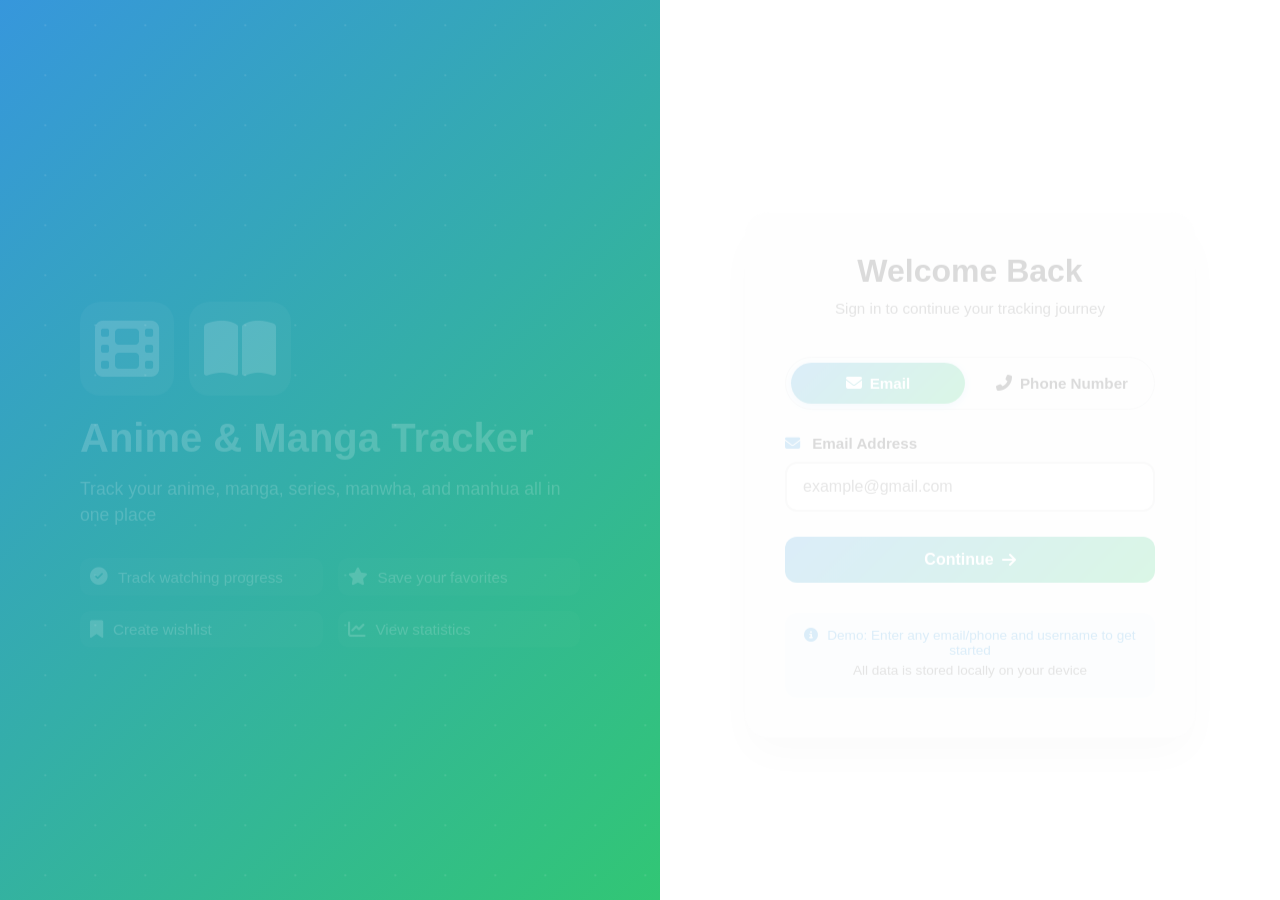
<file: index.html>
<!DOCTYPE html>
<html lang="en">
<head>
    <meta charset="UTF-8">
    <meta name="viewport" content="width=device-width, initial-scale=1.0, maximum-scale=1.0, user-scalable=no">
    <title>Anime & Manga Tracker</title>
    <link rel="stylesheet" href="theme.css">
    <link rel="stylesheet" href="index.css">
    <link rel="stylesheet" href="https://cdnjs.cloudflare.com/ajax/libs/font-awesome/6.4.0/css/all.min.css">
</head>
<body>
    <!-- Overlay for side panels -->
    <div class="overlay" id="overlay"></div>

    <!-- Hamburger Menu Panel -->
    <div class="side-panel menu-panel" id="menuPanel">
        <div class="panel-header">
            <h2>Navigation</h2>
            <button class="close-panel" id="closeMenu">
                <i class="fas fa-times"></i>
            </button>
        </div>
        <div class="panel-content">
            <a href="index.html" class="nav-item active">
                <i class="fas fa-home"></i> Dashboard
            </a>
            <a href="add.html" class="nav-item">
                <i class="fas fa-plus-circle"></i> Add Item
            </a>
            <a href="remove.html" class="nav-item">
                <i class="fas fa-trash"></i> Remove Items
            </a>
            <a href="favorites.html" class="nav-item">
                <i class="fas fa-star"></i> Favorites
            </a>
            <a href="wishlist.html" class="nav-item">
                <i class="fas fa-bookmark"></i> Wishlist
            </a>
            <a href="profile.html" class="nav-item">
                <i class="fas fa-user"></i> Profile
            </a>
            <a href="streak.html" class="nav-item active">
                <i class="fas fa-fire"></i> Habit Streak
            </a>
        </div>
    </div>

    <!-- Settings Panel -->
    <div class="side-panel settings-panel" id="settingsPanel">
        <div class="panel-header">
            <h2>Settings</h2>
            <button class="close-panel" id="closeSettings">
                <i class="fas fa-times"></i>
            </button>
        </div>
        <div class="panel-content">
            <div class="setting-group">
    <h3><i class="fas fa-palette"></i> Theme</h3>
    <select id="themeSelector" class="setting-select">
        <option value="system">System Default (Theme0)</option>
        <option value="light">Light Mode (Theme2)</option>
        <option value="dark">Dark Mode (Theme1)</option>
    </select>
    <div class="theme-preview" style="margin-top: 10px; display: flex; gap: 10px;">
        <div style="width: 30px; height: 30px; background: #ffffff; border: 1px solid #ddd; border-radius: 8px;" title="Light"></div>
        <div style="width: 30px; height: 30px; background: #1a1a1a; border: 1px solid #ddd; border-radius: 8px;" title="Dark"></div>
        <div style="width: 30px; height: 30px; background: linear-gradient(135deg, #fff 50%, #1a1a1a 50%); border: 1px solid #ddd; border-radius: 8px;" title="System"></div>
    </div>
</div>
            
            <div class="setting-group">
                <h3><i class="fas fa-database"></i> Data Management</h3>
                <div class="setting-buttons">
                    <button id="exportData" class="btn btn-secondary">
                        <i class="fas fa-download"></i> Export JSON
                    </button>
                    <button id="importData" class="btn btn-secondary">
                        <i class="fas fa-upload"></i> Import JSON
                    </button>
                </div>
            </div>
            
            <div class="setting-group">
                <h3><i class="fas fa-bell"></i> Notifications</h3>
                <label class="switch">
                    <input type="checkbox" id="notificationsToggle" checked>
                    <span class="slider"></span>
                </label>
            </div>
            
            <div class="setting-group">
                <button id="resetSettings" class="btn btn-danger">
                    <i class="fas fa-redo"></i> Reset to Defaults
                </button>
            </div>
        </div>
    </div>

    <!-- Main Container -->
    <div class="main-container">
        <!-- Top Navigation Bar -->
        <nav class="top-nav">
            <div class="nav-left">
                <button class="menu-toggle" id="menuToggle">
                    <i class="fas fa-bars"></i>
                </button>
            </div>
            <div class="nav-right">
                <button class="settings-toggle" id="settingsToggle">
                    <i class="fas fa-cog"></i>
                </button>
            </div>
        </nav>

        <!-- Main Content -->
        <main class="main-content">
            <!-- Greeting Section -->
            <section class="greeting-section">
                <div class="greeting-left">
                    <div class="profile-avatar">
                        <img id="avatarImage" src="" alt="Profile">
                    </div>
                    <div class="greeting-text">
                        <h2 id="greetingTime">Good Morning,</h2>
                        <h1 id="userName">User</h1>
                        <div class="date-time">
                            <div id="currentDate"></div>
                            <div id="currentTime"></div>
                        </div>
                    </div>
                </div>
                <div class="greeting-stats">
                    <div class="stat-bubble">
                        <i class="fas fa-play-circle"></i>
                        <span id="watchingCount">0</span>
                        <small>Watching</small>
                    </div>
                    <div class="stat-bubble">
                        <i class="fas fa-check-circle"></i>
                        <span id="completedCount">0</span>
                        <small>Completed</small>
                    </div>
                    <div class="stat-bubble">
                        <i class="fas fa-star"></i>
                        <span id="favoritesCount">0</span>
                        <small>Favorites</small>
                    </div>
                </div>
            </section>

            <!-- Quick Actions - Horizontal Scroll -->
            <section class="quick-actions">
                <h2 class="section-title">
                    <i class="fas fa-bolt"></i> Quick Actions
                </h2>
                <div class="action-grid">
                    <a href="add.html" class="action-card add">
                        <i class="fas fa-plus-circle"></i>
                        <h3>Add Item</h3>
                        <p>Add new anime, manga, or series</p>
                    </a>
                    <a href="remove.html" class="action-card remove">
                        <i class="fas fa-trash"></i>
                        <h3>Remove Items</h3>
                        <p>Delete or edit existing items</p>
                    </a>
                    <a href="favorites.html" class="action-card favorites">
                        <i class="fas fa-star"></i>
                        <h3>Favorites</h3>
                        <p>View your favorite items</p>
                    </a>
                    <a href="wishlist.html" class="action-card wishlist">
                        <i class="fas fa-bookmark"></i>
                        <h3>Wishlist</h3>
                        <p>Items you plan to watch/read</p>
                    </a>
                </div>
            </section>

            <!-- Replace the existing filter section and sort dropdown with this updated version -->

<!-- Search and Filter Section -->
<section class="filter-section">
    <div class="search-wrapper">
        <i class="fas fa-search"></i>
        <input type="text" id="mainSearch" placeholder="Search by title...">
    </div>
    <!-- Add this inside the filter-section, after the search wrapper -->
<div class="filter-actions">
    <button class="clear-filters-btn" id="clearFiltersBtn">
        <i class="fas fa-eraser"></i> Clear All Filters
    </button>
</div>
    
    <!-- Category Filter - Capsule Style -->
    <div class="filter-group">
        <div class="filter-label">
            <i class="fas fa-tags"></i> Category
        </div>
        <div class="capsule-container" id="categoryCapsules">
            <button class="capsule active" data-category="all">All</button>
            <button class="capsule" data-category="anime">Anime</button>
            <button class="capsule" data-category="series">Series</button>
            <button class="capsule" data-category="manga">Manga</button>
            <button class="capsule" data-category="manwha">Manwha</button>
            <button class="capsule" data-category="manhua">Manhua</button>
        </div>
    </div>
    
    <!-- Status Filter - Capsule Style -->
    <div class="filter-group">
        <div class="filter-label">
            <i class="fas fa-chart-line"></i> Status
        </div>
        <div class="capsule-container" id="statusCapsules">
            <button class="capsule active" data-status="all">All</button>
            <button class="capsule" data-status="watching">Watching/Reading</button>
            <button class="capsule" data-status="completed">Completed</button>
            <button class="capsule" data-status="plan-to-watch">Wishlist</button>
            <button class="capsule" data-status="on-hold">On Hold</button>
            <button class="capsule" data-status="dropped">Dropped</button>
        </div>
    </div>
    
    <!-- Sort Options - Capsule Style -->
    <div class="filter-group">
        <div class="filter-label">
            <i class="fas fa-sort"></i> Sort By
        </div>
        <div class="capsule-container" id="sortCapsules">
            <button class="capsule active" data-sort="date">Recently Added</button>
            <button class="capsule" data-sort="name">Alphabetical</button>
            <button class="capsule" data-sort="status">Status</button>
            <button class="capsule" data-sort="type">Category</button>
        </div>
    </div>
    <!-- Add this inside the filter-section, after the search wrapper -->
<div class="filter-actions">
    <button class="clear-filters-btn" id="clearFiltersBtn">
        <i class="fas fa-eraser"></i> Clear All Filters
    </button>
</div>
</section>

<!-- Remove the old categories section since we have category filter now -->
<!-- The categories-section div can be removed or kept as is -->

            <!-- Items Section -->
            <section class="items-section">
                <div class="section-header">
                    <h2 class="section-title">
                        <i class="fas fa-history"></i> Recent Items
                    </h2>
                    <div class="items-count">
                        <span id="itemsCount">0</span> items
                    </div>
                </div>
                
                <div class="items-grid" id="itemsContainer">
                    <!-- Items will be dynamically loaded here -->
                </div>
                
                <div class="empty-state" id="emptyState">
                    <i class="fas fa-film"></i>
                    <h3>No items yet</h3>
                    <p>Start by adding your first anime, manga, or series!</p>
                    <a href="add.html" class="btn btn-primary">
                        <i class="fas fa-plus"></i> Add First Item
                    </a>
                </div>
            </section>
        </main>
    </div>

    <!-- Edit Item Modal -->
    <div class="modal" id="editModal">
        <div class="modal-content">
            <div class="modal-header">
                <h3>Edit Item</h3>
                <button class="close-modal" id="closeEditModal">
                    <i class="fas fa-times"></i>
                </button>
            </div>
            <form id="editForm">
                <input type="hidden" id="editItemId">
                
                <div class="form-group">
                    <label for="editTitle">Title *</label>
                    <input type="text" id="editTitle" required>
                </div>
                
                <div class="form-row">
                    <div class="form-group">
                        <label for="editType">Category *</label>
                        <select id="editType" required>
                            <option value="anime">Anime</option>
                            <option value="series">Series</option>
                            <option value="manga">Manga</option>
                            <option value="manwha">Manwha</option>
                            <option value="manhua">Manhua</option>
                        </select>
                    </div>
                    
                    <div class="form-group">
                        <label for="editStatus">Status *</label>
                        <select id="editStatus" required>
                            <option value="watching">Watching/Reading</option>
                            <option value="completed">Completed</option>
                            <option value="on-hold">On Hold</option>
                            <option value="dropped">Dropped</option>
                            <option value="plan-to-watch">Plan to Watch</option>
                        </select>
                    </div>
                </div>
                
                <div class="form-group">
                    <label for="editProgress">Current Progress</label>
                    <input type="text" id="editProgress" placeholder="e.g., Chapter 45, Episode 12">
                </div>
                
                <div class="form-group">
                    <label for="editNotes">Notes</label>
                    <textarea id="editNotes" rows="3" placeholder="Add your thoughts, reviews, or notes..."></textarea>
                </div>
                
                <div class="form-actions">
                    <button type="submit" class="btn btn-primary">
                        <i class="fas fa-save"></i> Save Changes
                    </button>
                    <button type="button" class="btn btn-secondary" id="cancelEdit">
                        Cancel
                    </button>
                    <button type="button" class="btn btn-danger" id="deleteItem">
                        <i class="fas fa-trash"></i> Delete
                    </button>
                </div>
            </form>
        </div>
    </div>

    <!-- File Input for Import -->
    <input type="file" id="fileImport" accept=".json" style="display: none;">

    <script src="theme.js"></script>
    <script src="storage.js"></script>
    <script src="index.js"></script>
</body>
</html>
</file>
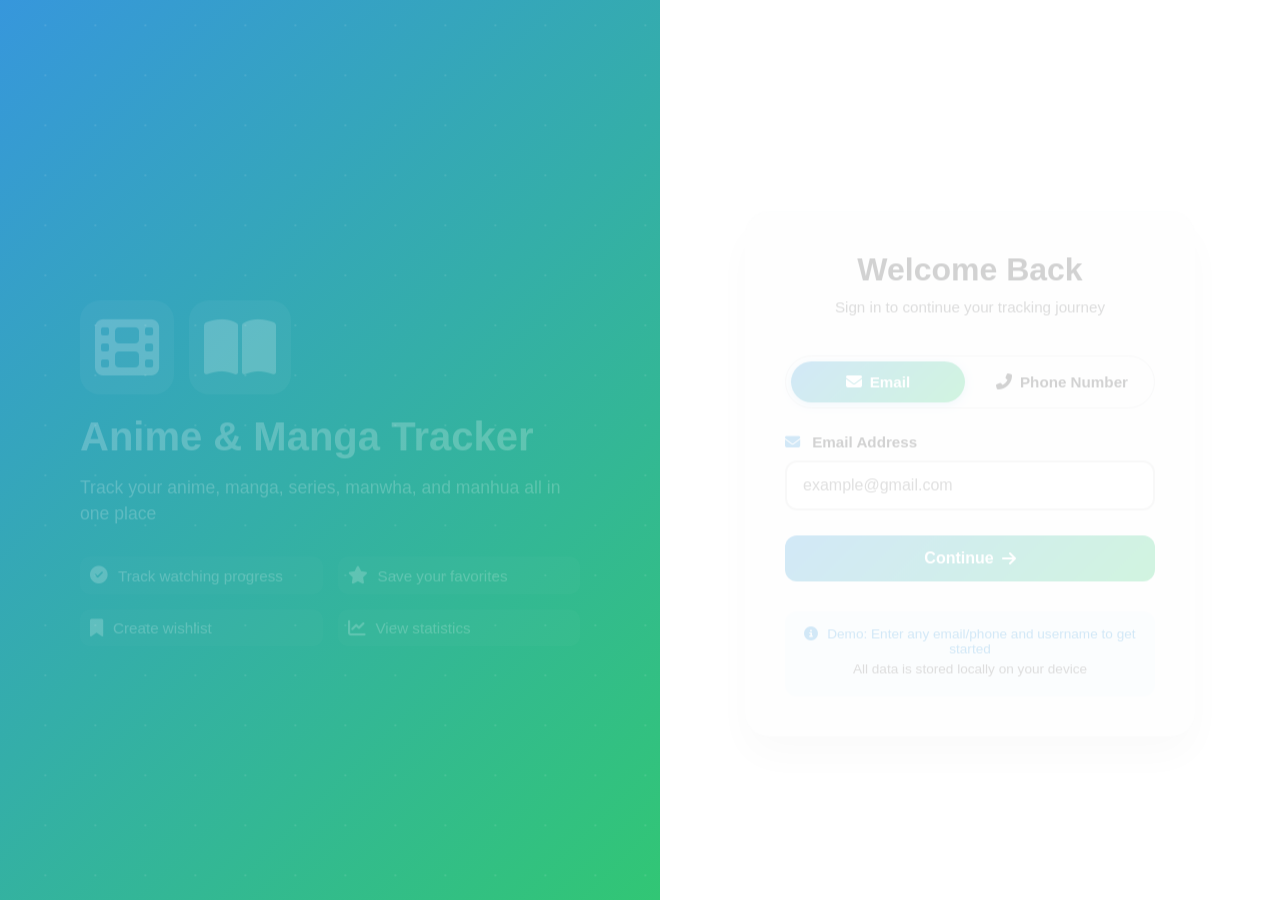
<file: add.html>
<!DOCTYPE html>
<html lang="en">
<head>
    <meta charset="UTF-8">
    <meta name="viewport" content="width=device-width, initial-scale=1.0, maximum-scale=1.0, user-scalable=no">
    <title>Add Activity - Anime & Manga Tracker</title>
    <link rel="stylesheet" href="theme.css">
    <link rel="stylesheet" href="add.css">
    <link rel="stylesheet" href="https://cdnjs.cloudflare.com/ajax/libs/font-awesome/6.4.0/css/all.min.css">
</head>
<body>
    <!-- Overlay for side panels -->
    <div class="overlay" id="overlay"></div>

    <!-- Hamburger Menu Panel -->
    <div class="side-panel menu-panel" id="menuPanel">
        <div class="panel-header">
            <h2>Navigation</h2>
            <button class="close-panel" id="closeMenu">
                <i class="fas fa-times"></i>
            </button>
        </div>
        <div class="panel-content">
            <a href="index.html" class="nav-item">
                <i class="fas fa-home"></i> Dashboard
            </a>
            <a href="add.html" class="nav-item active">
                <i class="fas fa-plus-circle"></i> Add Item
            </a>
            <a href="remove.html" class="nav-item">
                <i class="fas fa-trash"></i> Remove Items
            </a>
            <a href="favorites.html" class="nav-item">
                <i class="fas fa-star"></i> Favorites
            </a>
            <a href="wishlist.html" class="nav-item">
                <i class="fas fa-bookmark"></i> Wishlist
            </a>
            <a href="profile.html" class="nav-item">
                <i class="fas fa-user"></i> Profile
            </a>
            <a href="streak.html" class="nav-item active">
                <i class="fas fa-fire"></i> Habit Streak
            </a>
        </div>
    </div>

    <!-- Settings Panel -->
    <div class="side-panel settings-panel" id="settingsPanel">
        <div class="panel-header">
            <h2>Settings</h2>
            <button class="close-panel" id="closeSettings">
                <i class="fas fa-times"></i>
            </button>
        </div>
        <div class="panel-content">
            <div class="setting-group">
                <h3><i class="fas fa-palette"></i> Theme</h3>
                <select id="themeSelector" class="setting-select">
                    <option value="system">System Default</option>
                    <option value="light">Light</option>
                    <option value="dark">Dark</option>
                </select>
            <div class="theme-preview" style="margin-top: 10px; display: flex; gap: 10px;">
        <div style="width: 30px; height: 30px; background: #ffffff; border: 1px solid #ddd; border-radius: 8px;" title="Light"></div>
        <div style="width: 30px; height: 30px; background: #1a1a1a; border: 1px solid #ddd; border-radius: 8px;" title="Dark"></div>
        <div style="width: 30px; height: 30px; background: linear-gradient(135deg, #fff 50%, #1a1a1a 50%); border: 1px solid #ddd; border-radius: 8px;" title="System"></div>
    </div>
</div>
            
            <div class="setting-group">
                <h3><i class="fas fa-database"></i> Data Management</h3>
                <div class="setting-buttons">
                    <button id="exportData" class="btn btn-secondary">
                        <i class="fas fa-download"></i> Export JSON
                    </button>
                    <button id="importData" class="btn btn-secondary">
                        <i class="fas fa-upload"></i> Import JSON
                    </button>
                </div>
            </div>
            
            <div class="setting-group">
                <h3><i class="fas fa-bell"></i> Notifications</h3>
                <label class="switch">
                    <input type="checkbox" id="notificationsToggle" checked>
                    <span class="slider"></span>
                </label>
            </div>
            
            <div class="setting-group">
                <button id="resetSettings" class="btn btn-danger">
                    <i class="fas fa-redo"></i> Reset to Defaults
                </button>
            </div>
        </div>
    </div>

    <!-- Main Container -->
    <div class="main-container">
        <!-- Top Navigation Bar -->
        <nav class="top-nav">
            <div class="nav-left">
                <button class="menu-toggle" id="menuToggle">
                    <i class="fas fa-bars"></i>
                </button>
                <a href="index.html" class="home-btn" title="Home">
                    <i class="fas fa-home"></i>
                </a>
            </div>
            <div class="nav-right">
                <button class="settings-toggle" id="settingsToggle">
                    <i class="fas fa-cog"></i>
                </button>
            </div>
        </nav>

        <!-- Main Content -->
        <main class="main-content">
            <div class="page-header">
                <h1><i class="fas fa-plus-circle"></i> Add New Activity</h1>
                <p>Track your anime, manga, series, manwha, or manhua</p>
            </div>

            <form id="addForm">
                <div class="form-group">
                    <label for="title">Title *</label>
                    <input type="text" id="title" required placeholder="Enter title...">
                </div>
                
                <div class="form-group">
                    <label for="type">Category *</label>
                    <div class="category-select-wrapper">
                        <select id="type" required>
                            <option value="">Select Category</option>
                            <option value="anime">Anime</option>
                            <option value="series">Series</option>
                            <option value="manga">Manga</option>
                            <option value="manwha">Manwha</option>
                            <option value="manhua">Manhua</option>
                        </select>
                        <button type="button" class="add-category-btn" id="addNewCategoryBtn">
                            <i class="fas fa-plus"></i>
                        </button>
                    </div>
                </div>
                
                <div class="form-group">
                    <label for="status">Status *</label>
                    <select id="status" required>
                        <option value="">Select Status</option>
                        <option value="watching">Watching/Reading</option>
                        <option value="completed">Completed</option>
                        <option value="on-hold">On Hold</option>
                        <option value="dropped">Dropped</option>
                        <option value="plan-to-watch">Plan to Watch</option>
                    </select>
                </div>
                
                <div class="form-group">
                    <label for="progress">Current Episode/Chapter</label>
                    <input type="text" id="progress" maxlength="30" 
                           placeholder="e.g., Chapter 45, Episode 12, Volume 3">
                </div>
                                 
                <label for="progress">Total Seasons & Episode/chapter (Optional)</label>

                <div class="season-episode-container">
                    <div class="season-input">
                        <input type="number" id="season" min="0" max="100" placeholder="0">
                    </div>
                    <div class="episode-input">
                        <input type="number" id="episode" min="0" max="1000" placeholder="0">
                    </div>
                </div>
                
                <div class="quick-actions-container">
                    <div class="quick-action-buttons">
                        <button type="button" class="quick-action-btn favorite-btn" id="markFavorite">
                            <i class="fas fa-star"></i> Add to Favorites
                        </button>
                        <button type="button" class="quick-action-btn completed-btn" id="markCompleted">
                            <i class="fas fa-check"></i> Mark as Completed
                        </button>
                    </div>
                    <div class="quick-action-status">
                        <span id="favoriteStatus">Not in favorites</span>
                        <span id="completionStatus">Status: Watching/Reading</span>
                    </div>
                </div>
                
                <div class="form-actions">
                    <button type="submit" class="btn btn-success">
                        <i class="fas fa-plus-circle"></i> Add Activity
                    </button>
                    <button type="reset" class="btn btn-danger">
                        <i class="fas fa-times"></i> Remove
                    </button>
                </div>
            </form>

            <!-- Latest Added Items Section -->
            <section class="latest-items-section">
                <div class="section-header">
                    <h2 class="section-title">
                        <i class="fas fa-history"></i> Latest Added Items
                    </h2>
                    <a href="index.html" class="view-all-link">View All</a>
                </div>
                
                <div class="latest-items-grid" id="latestItemsContainer">
                    <!-- Latest items will be loaded here -->
                </div>
                
                <div class="empty-latest" id="emptyLatest" style="display: none;">
                    <i class="fas fa-box-open"></i>
                    <p>No items added yet. Add your first item above!</p>
                </div>
            </section>
        </main>
    </div>

    <script src="theme.js"></script>
    <script src="storage.js"></script>
    <script src="add.js"></script>
</body>
</html>
</file>
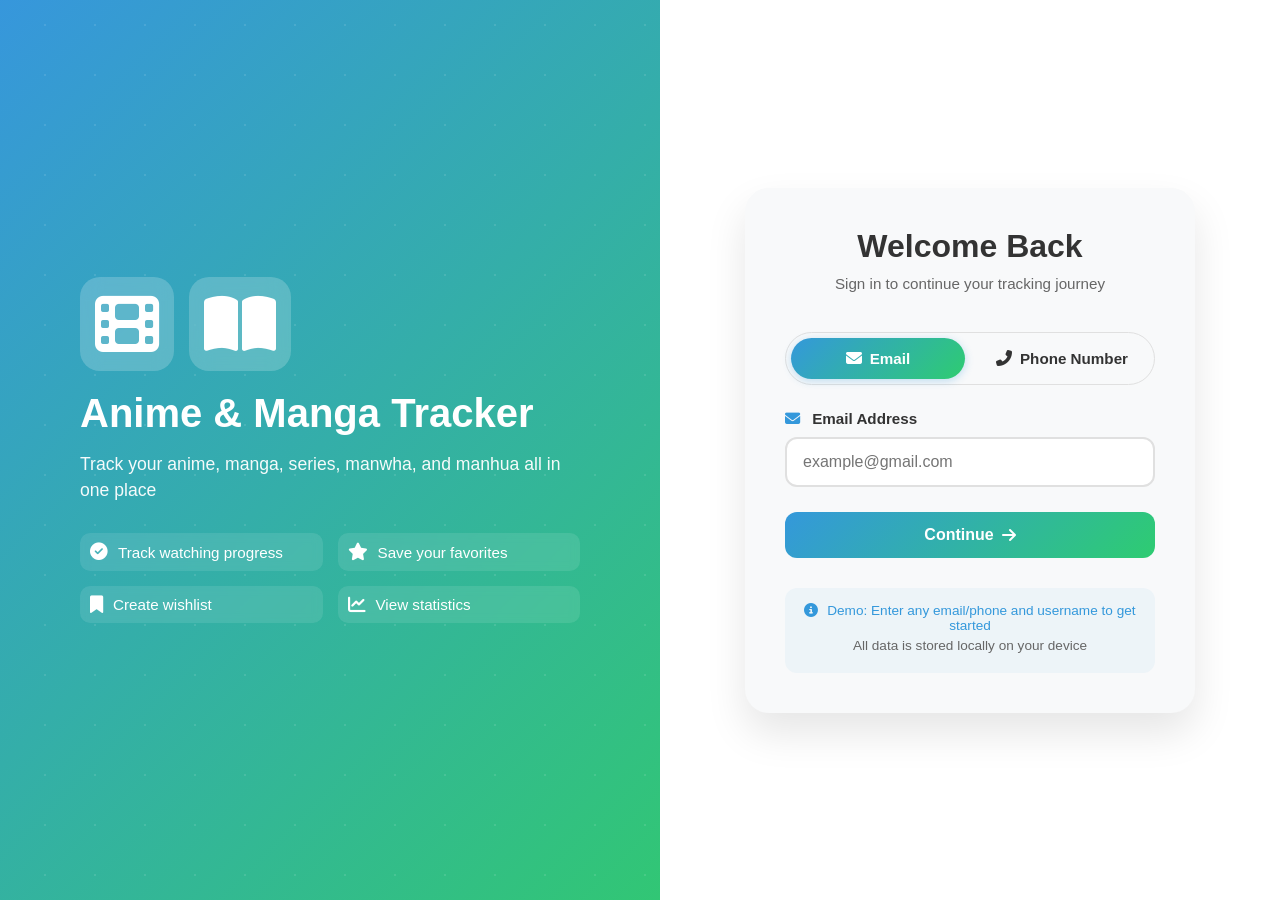
<file: login.html>
<!DOCTYPE html>
<html lang="en">
<head>
    <meta charset="UTF-8">
    <meta name="viewport" content="width=device-width, initial-scale=1.0, maximum-scale=1.0, user-scalable=no">
    <title>Login - Anime & Manga Tracker</title>
    <link rel="stylesheet" href="theme.css">
    <link rel="stylesheet" href="login.css">
    <link rel="stylesheet" href="https://cdnjs.cloudflare.com/ajax/libs/font-awesome/6.4.0/css/all.min.css">
</head>
<body>
    <div class="login-container">
        <!-- Left Side - Branding Section -->
        <div class="login-branding">
            <div class="branding-content">
                <div class="logo">
                    <i class="fas fa-film"></i>
                    <i class="fas fa-book-open"></i>
                </div>
                <h1>Anime & Manga Tracker</h1>
                <p>Track your anime, manga, series, manwha, and manhua all in one place</p>
                <div class="features">
                    <div class="feature">
                        <i class="fas fa-check-circle"></i>
                        <span>Track watching progress</span>
                    </div>
                    <div class="feature">
                        <i class="fas fa-star"></i>
                        <span>Save your favorites</span>
                    </div>
                    <div class="feature">
                        <i class="fas fa-bookmark"></i>
                        <span>Create wishlist</span>
                    </div>
                    <div class="feature">
                        <i class="fas fa-chart-line"></i>
                        <span>View statistics</span>
                    </div>
                </div>
            </div>
        </div>

        <!-- Right Side - Login Form -->
        <div class="login-form-container">
            <div class="form-wrapper">
                <div class="form-header">
                    <h2>Welcome Back</h2>
                    <p>Sign in to continue your tracking journey</p>
                </div>

                <form id="loginForm" class="login-form">
                    <!-- Step 1: Input Mode Selection & Identifier -->
                    <div class="form-step" id="step1">
                        <!-- Mode Selection Toggle -->
                        <div class="mode-toggle">
                            <button type="button" class="mode-btn active" data-mode="email">
                                <i class="fas fa-envelope"></i> Email
                            </button>
                            <button type="button" class="mode-btn" data-mode="phone">
                                <i class="fas fa-phone-alt"></i> Phone Number
                            </button>
                        </div>

                        <!-- Email Input Field -->
                        <div class="input-field email-field" id="emailField">
                            <div class="form-group">
                                <label for="emailInput">
                                    <i class="fas fa-envelope"></i>
                                    Email Address
                                </label>
                                <input type="email" id="emailInput" 
                                       placeholder="example@gmail.com"
                                       autocomplete="off">
                                <div class="input-error" id="emailError"></div>
                            </div>
                        </div>

                        <!-- Phone Input Field (with country code) -->
                        <div class="input-field phone-field" id="phoneField" style="display: none;">
                            <div class="form-group">
                                <label for="countryCode">
                                    <i class="fas fa-globe"></i>
                                    Country Code
                                </label>
                                <select id="countryCode" class="country-select">
                                    <option value="+91">🇮🇳 IND (+91)</option>
                                    <option value="+1">🇺🇸 USA (+1)</option>
                                    <option value="+44">🇬🇧 UK (+44)</option>
                                    <option value="+61">🇦🇺 AUS (+61)</option>
                                    <option value="+1">🇨🇦 CAN (+1)</option>
                                </select>
                            </div>
                            <div class="form-group">
                                <label for="phoneInput">
                                    <i class="fas fa-phone"></i>
                                    Phone Number
                                </label>
                                <div class="phone-input-wrapper">
                                    <span class="country-code-display" id="countryCodeDisplay">+91</span>
                                    <input type="tel" id="phoneInput" 
                                           placeholder="9876543210"
                                           maxlength="10"
                                           autocomplete="off">
                                </div>
                                <div class="input-error" id="phoneError"></div>
                            </div>
                        </div>

                        <button type="button" class="btn-next" id="nextBtn">
                            Continue <i class="fas fa-arrow-right"></i>
                        </button>
                    </div>

                    <!-- Step 2: Username & Terms -->
                    <div class="form-step" id="step2" style="display: none;">
                        <div class="form-group">
                            <label for="username">
                                <i class="fas fa-user"></i>
                                Username
                            </label>
                            <input type="text" id="username" 
                                   placeholder="Choose a username"
                                   maxlength="30"
                                   autocomplete="off">
                            <div class="input-hint">First letter of each word will be capitalized automatically</div>
                            <div class="input-error" id="usernameError"></div>
                        </div>

                        <div class="terms-section">
                            <div class="terms-item">
                                <label class="checkbox-container">
                                    <input type="checkbox" id="termsCheckbox">
                                    <span class="checkmark"></span>
                                    <span class="checkbox-text">
                                        I agree to the <a href="#" id="termsLink">Terms of Service</a>
                                    </span>
                                </label>
                            </div>
                            <div class="terms-item">
                                <label class="checkbox-container">
                                    <input type="checkbox" id="privacyCheckbox">
                                    <span class="checkmark"></span>
                                    <span class="checkbox-text">
                                        I agree to the <a href="#" id="privacyLink">Privacy Policy</a>
                                    </span>
                                </label>
                            </div>
                            <div class="terms-item">
                                <label class="checkbox-container">
                                    <input type="checkbox" id="updatesCheckbox">
                                    <span class="checkmark"></span>
                                    <span class="checkbox-text">
                                        I want to receive updates and recommendations
                                    </span>
                                </label>
                            </div>
                        </div>

                        <div class="form-actions">
                            <button type="button" class="btn-back" id="backBtn">
                                <i class="fas fa-arrow-left"></i> Back
                            </button>
                            <button type="button" class="btn-submit" id="submitBtn">
                                Get Started <i class="fas fa-rocket"></i>
                            </button>
                        </div>
                    </div>
                </form>

                <!-- Loading Animation Overlay -->
                <div class="loading-overlay" id="loadingOverlay" style="display: none;">
                    <div class="loading-card">
                        <div class="loading-icon">
                            <i class="fas fa-spinner fa-spin"></i>
                        </div>
                        <h3>Setting up your account</h3>
                        <p>Please wait while we prepare your tracker...</p>
                        <div class="progress-container">
                            <div class="progress-bar" id="progressBar">
                                <div class="progress-fill" id="progressFill"></div>
                            </div>
                            <div class="progress-percentage" id="progressPercentage">0%</div>
                        </div>
                    </div>
                </div>

                <!-- Terms Modal -->
                <div class="modal" id="termsModal">
                    <div class="modal-content">
                        <div class="modal-header">
                            <h3>Terms of Service</h3>
                            <button class="close-modal" id="closeTermsModal">
                                <i class="fas fa-times"></i>
                            </button>
                        </div>
                        <div class="modal-body">
                            <div class="terms-content">
                                <h4>1. Acceptance of Terms</h4>
                                <p>By using Anime & Manga Tracker, you agree to these terms. If you don't agree, please don't use our service.</p>
                                
                                <h4>2. User Data</h4>
                                <p>Your data is stored locally on your device. We don't collect or store any personal information on our servers.</p>
                                
                                <h4>3. User Responsibilities</h4>
                                <p>You are responsible for maintaining the security of your data. We recommend regular backups using the export feature.</p>
                                
                                <h4>4. Content Usage</h4>
                                <p>This app is for personal tracking purposes only. All anime, manga, and series content belongs to their respective owners.</p>
                                
                                <h4>5. Changes to Terms</h4>
                                <p>We may update these terms from time to time. Continued use of the app constitutes acceptance of the updated terms.</p>
                                
                                <h4>6. Contact</h4>
                                <p>For any questions, please contact us through the app's support feature.</p>
                            </div>
                        </div>
                        <div class="modal-footer">
                            <button class="btn-primary" id="acceptTermsBtn">I Understand</button>
                        </div>
                    </div>
                </div>

                <!-- Privacy Modal -->
                <div class="modal" id="privacyModal">
                    <div class="modal-content">
                        <div class="modal-header">
                            <h3>Privacy Policy</h3>
                            <button class="close-modal" id="closePrivacyModal">
                                <i class="fas fa-times"></i>
                            </button>
                        </div>
                        <div class="modal-body">
                            <div class="privacy-content">
                                <h4>1. Data Storage</h4>
                                <p>All your data is stored locally in your browser's localStorage. No data is sent to any external servers.</p>
                                
                                <h4>2. Information We Don't Collect</h4>
                                <p>We don't collect any personal information, email addresses, phone numbers, or tracking data.</p>
                                
                                <h4>3. Third-Party Services</h4>
                                <p>We use Font Awesome for icons and UI Avatars for profile pictures. These services may collect anonymized usage data.</p>
                                
                                <h4>4. Data Export & Deletion</h4>
                                <p>You can export your data anytime using the Export feature. To delete all data, use the Clear Data option in settings.</p>
                                
                                <h4>5. Cookies & Local Storage</h4>
                                <p>We only use localStorage to save your preferences and tracking data. No tracking cookies are used.</p>
                                
                                <h4>6. Your Rights</h4>
                                <p>You have full control over your data. You can view, edit, export, or delete it at any time.</p>
                            </div>
                        </div>
                        <div class="modal-footer">
                            <button class="btn-primary" id="acceptPrivacyBtn">I Understand</button>
                        </div>
                    </div>
                </div>

                <!-- Demo Info -->
                <div class="demo-info">
                    <p><i class="fas fa-info-circle"></i> Demo: Enter any email/phone and username to get started</p>
                    <p class="demo-hint">All data is stored locally on your device</p>
                </div>
            </div>
        </div>
    </div>

    <script src="login.js"></script>
<script src="storage.js"></script>

</body>
</html>
</file>
<file: theme.css>
:root {
    --primary-color: #3498db;
    --secondary-color: #2ecc71;
    --background-color: #ffffff;
    --text-color: #333333;
    --card-background: #f8f9fa;
    --border-color: #e0e0e0;
}

[data-theme="dark"] {
    --primary-color: #2980b9;
    --secondary-color: #27ae60;
    --background-color: #1a1a1a;
    --text-color: #f0f0f0;
    --card-background: #2c3e50;
    --border-color: #34495e;
}

* {
    margin: 0;
    padding: 0;
    box-sizing: border-box;
}

body {
    font-family: 'Segoe UI', Tahoma, Geneva, Verdana, sans-serif;
    background-color: var(--background-color);
    color: var(--text-color);
    transition: background-color 0.3s, color 0.3s;
}

.container {
    max-width: 1200px;
    margin: 0 auto;
    padding: 20px;
}

.card {
    background: var(--card-background);
    border-radius: 10px;
    padding: 20px;
    margin-bottom: 20px;
    border: 1px solid var(--border-color);
}

.btn {
    padding: 10px 20px;
    border: none;
    border-radius: 5px;
    cursor: pointer;
    transition: opacity 0.3s;
}

.btn-primary {
    background-color: var(--primary-color);
    color: white;
}

.btn-secondary {
    background-color: var(--secondary-color);
    color: white;
}
/* Add these CSS variables to your existing theme.css */

:root {
    --primary-color: #3498db;
    --secondary-color: #2ecc71;
    --background-color: #ffffff;
    --text-color: #333333;
    --card-background: #f8f9fa;
    --border-color: #e0e0e0;
    --primary-color-rgb: 52, 152, 219;
    --card-background-rgb: 248, 249, 250;
}

[data-theme="dark"] {
    --primary-color: #2980b9;
    --secondary-color: #27ae60;
    --background-color: #1a1a1a;
    --text-color: #f0f0f0;
    --card-background: #2c3e50;
    --border-color: #34495e;
    --primary-color-rgb: 41, 128, 185;
    --card-background-rgb: 44, 62, 80;
}
</file>
<file: index.css>
/* Reset and Base Styles */
* {
    margin: 0;
    padding: 0;
    box-sizing: border-box;
}

:root {
    font-size: 14px;
    --primary-color: #3498db;
    --secondary-color: #2ecc71;
    --background-color: #ffffff;
    --text-color: #333333;
    --card-background: #f8f9fa;
    --border-color: #e0e0e0;
    --primary-color-rgb: 52, 152, 219;
    --card-background-rgb: 248, 249, 250;
}

[data-theme="dark"] {
    --primary-color: #2980b9;
    --secondary-color: #27ae60;
    --background-color: #1a1a1a;
    --text-color: #f0f0f0;
    --card-background: #2c3e50;
    --border-color: #34495e;
    --primary-color-rgb: 41, 128, 185;
    --card-background-rgb: 44, 62, 80;
}

body {
    font-family: 'Segoe UI', Tahoma, Geneva, Verdana, sans-serif;
    background-color: var(--background-color);
    color: var(--text-color);
    transition: all 0.3s ease;
    overflow-x: hidden;
    width: 100vw;
    min-height: 100vh;
}

/* Overlay */
.overlay {
    position: fixed;
    top: 0;
    left: 0;
    width: 100%;
    height: 100%;
    background: rgba(0, 0, 0, 0.5);
    z-index: 999;
    display: none;
    backdrop-filter: blur(3px);
}

.overlay.active {
    display: block;
}

/* Side Panels */
.side-panel {
    position: fixed;
    top: 0;
    height: 100%;
    width: 280px;
    background: var(--card-background);
    z-index: 1000;
    transition: transform 0.3s ease;
    box-shadow: 2px 0 15px rgba(0, 0, 0, 0.2);
    overflow-y: auto;
}

.menu-panel {
    left: 0;
    transform: translateX(-100%);
}

.menu-panel.active {
    transform: translateX(0);
}

.settings-panel {
    right: 0;
    transform: translateX(100%);
}

.settings-panel.active {
    transform: translateX(0);
}

.panel-header {
    display: flex;
    justify-content: space-between;
    align-items: center;
    padding: 20px;
    border-bottom: 1px solid var(--border-color);
    background: var(--primary-color);
    color: white;
}

.panel-header h2 {
    margin: 0;
    font-size: 1.2rem;
    font-weight: 600;
}

.close-panel {
    background: rgba(255, 255, 255, 0.2);
    border: none;
    font-size: 1rem;
    color: white;
    cursor: pointer;
    padding: 8px;
    border-radius: 50%;
    width: 36px;
    height: 36px;
    display: flex;
    align-items: center;
    justify-content: center;
}

.panel-content {
    padding: 15px;
}

.nav-item {
    display: flex;
    align-items: center;
    padding: 14px 16px;
    margin-bottom: 10px;
    text-decoration: none;
    color: var(--text-color);
    border-radius: 10px;
    transition: all 0.2s;
    font-size: 0.95rem;
    font-weight: 500;
    background: var(--background-color);
    border: 1px solid var(--border-color);
}

.nav-item i {
    margin-right: 12px;
    font-size: 1.1rem;
    width: 24px;
    text-align: center;
    color: var(--primary-color);
}

.nav-item:hover,
.nav-item.active {
    background: var(--primary-color);
    color: white;
    border-color: var(--primary-color);
}

.nav-item:hover i,
.nav-item.active i {
    color: white;
}

/* Settings Styles */
.setting-group {
    margin-bottom: 20px;
}

.setting-group h3 {
    display: flex;
    align-items: center;
    margin-bottom: 10px;
    font-size: 0.95rem;
    font-weight: 600;
    color: var(--text-color);
}

.setting-group h3 i {
    margin-right: 10px;
    color: var(--primary-color);
    font-size: 1rem;
}

.setting-select {
    width: 100%;
    padding: 12px;
    border: 1px solid var(--border-color);
    border-radius: 8px;
    background: var(--background-color);
    color: var(--text-color);
    font-size: 0.9rem;
    font-weight: 500;
}

.setting-buttons {
    display: flex;
    flex-direction: column;
    gap: 10px;
}

.setting-buttons .btn {
    padding: 12px;
    font-size: 0.9rem;
    border-radius: 8px;
}

/* Switch Toggle */
.switch {
    position: relative;
    display: inline-block;
    width: 52px;
    height: 28px;
}

.switch input {
    opacity: 0;
    width: 0;
    height: 0;
}

.slider {
    position: absolute;
    cursor: pointer;
    top: 0;
    left: 0;
    right: 0;
    bottom: 0;
    background-color: #ccc;
    transition: .4s;
    border-radius: 28px;
}

.slider:before {
    position: absolute;
    content: "";
    height: 20px;
    width: 20px;
    left: 4px;
    bottom: 4px;
    background-color: white;
    transition: .4s;
    border-radius: 50%;
}

input:checked + .slider {
    background-color: var(--primary-color);
}

input:checked + .slider:before {
    transform: translateX(24px);
}

/* Main Container */
.main-container {
    width: 100%;
    min-height: 100vh;
}

/* Top Navigation */
.top-nav {
    display: flex;
    justify-content: space-between;
    align-items: center;
    padding: 15px;
    background: var(--card-background);
    border-bottom: 1px solid var(--border-color);
    position: sticky;
    top: 0;
    z-index: 100;
    backdrop-filter: blur(10px);
    background: rgba(var(--card-background-rgb), 0.95);
}

.nav-left {
    display: flex;
    align-items: center;
    gap: 10px;
}

.menu-toggle, .settings-toggle {
    background: var(--primary-color);
    border: none;
    font-size: 1.1rem;
    color: white;
    cursor: pointer;
    padding: 10px;
    border-radius: 10px;
    transition: all 0.2s;
    width: 44px;
    height: 44px;
    display: flex;
    align-items: center;
    justify-content: center;
}

/* Main Content */
.main-content {
    padding: 15px;
    width: 100%;
    max-width: 100%;
}

/* Greeting Section */
.greeting-section {
    display: flex;
    flex-direction: column;
    gap: 20px;
    margin-bottom: 25px;
    padding: 20px;
    background: linear-gradient(135deg, var(--primary-color), var(--secondary-color));
    border-radius: 16px;
    color: white;
    box-shadow: 0 5px 15px rgba(0, 0, 0, 0.1);
    text-align: center;
}

.greeting-left {
    display: flex;
    flex-direction: column;
    align-items: center;
    gap: 15px;
}

.profile-avatar {
    position: relative;
}

.profile-avatar img {
    width: 80px;
    height: 80px;
    border-radius: 50%;
    border: 3px solid rgba(255, 255, 255, 0.3);
    object-fit: cover;
}

.edit-avatar {
    position: absolute;
    bottom: 0;
    right: 0;
    background: white;
    border: none;
    border-radius: 50%;
    width: 30px;
    height: 30px;
    display: flex;
    align-items: center;
    justify-content: center;
    color: var(--primary-color);
    cursor: pointer;
    font-size: 0.9rem;
}

.greeting-text h2 {
    font-size: 1rem;
    margin-bottom: 5px;
    opacity: 0.9;
}

.greeting-text h1 {
    font-size: 1.5rem;
    margin-bottom: 10px;
    font-weight: 700;
}

.date-time {
    display: flex;
    flex-direction: column;
    gap: 5px;
    font-size: 0.9rem;
    opacity: 0.9;
}

.greeting-stats {
    display: flex;
    justify-content: center;
    gap: 15px;
    flex-wrap: wrap;
}

.stat-bubble {
    display: flex;
    flex-direction: column;
    align-items: center;
    padding: 12px;
    background: rgba(255, 255, 255, 0.15);
    border-radius: 12px;
    min-width: 75px;
}

.stat-bubble i {
    font-size: 1.3rem;
    margin-bottom: 8px;
}

.stat-bubble span {
    font-size: 1.3rem;
    font-weight: 700;
    margin-bottom: 3px;
}

.stat-bubble small {
    font-size: 0.8rem;
    opacity: 0.9;
}

/* Quick Actions */
.quick-actions {
    margin-bottom: 25px;
}

.section-title {
    font-size: 1.1rem;
    margin-bottom: 15px;
    color: var(--text-color);
    font-weight: 600;
    display: flex;
    align-items: center;
    gap: 8px;
}

.action-grid {
    display: flex;
    gap: 15px;
    overflow-x: auto;
    padding-bottom: 10px;
    scrollbar-width: none;
    -ms-overflow-style: none;
}

.action-grid::-webkit-scrollbar {
    display: none;
}

.action-card {
    flex: 0 0 auto;
    width: 200px;
    display: flex;
    flex-direction: column;
    align-items: center;
    justify-content: center;
    padding: 20px;
    text-decoration: none;
    border-radius: 16px;
    transition: all 0.3s ease;
    color: white;
    text-align: center;
}

.action-card i {
    font-size: 2.2rem;
    margin-bottom: 12px;
}

.action-card h3 {
    font-size: 1rem;
    margin-bottom: 8px;
    font-weight: 600;
}

.action-card p {
    opacity: 0.9;
    font-size: 0.85rem;
    line-height: 1.3;
}

.action-card.add { background: linear-gradient(135deg, #3498db, #2980b9); }
.action-card.remove { background: linear-gradient(135deg, #e74c3c, #c0392b); }
.action-card.favorites { background: linear-gradient(135deg, #f39c12, #e67e22); }
.action-card.wishlist { background: linear-gradient(135deg, #9b59b6, #8e44ad); }

/* Filter Section */
.filter-section {
    display: flex;
    flex-direction: column;
    gap: 15px;
    margin-bottom: 20px;
    padding: 18px;
    background: var(--card-background);
    border-radius: 16px;
    border: 1px solid var(--border-color);
}

.search-wrapper {
    position: relative;
    width: 100%;
}

.search-wrapper i {
    position: absolute;
    left: 15px;
    top: 50%;
    transform: translateY(-50%);
    color: #666;
    font-size: 1rem;
}

.search-wrapper input {
    width: 100%;
    padding: 14px 15px 14px 45px;
    border: 1px solid var(--border-color);
    border-radius: 10px;
    background: var(--background-color);
    color: var(--text-color);
    font-size: 0.95rem;
}

.filter-right {
    display: flex;
    flex-direction: column;
    gap: 12px;
    width: 100%;
}

.sort-select, .filter-select {
    width: 100%;
    padding: 14px;
    border: 1px solid var(--border-color);
    border-radius: 10px;
    background: var(--background-color);
    color: var(--text-color);
    font-size: 0.95rem;
    cursor: pointer;
}

/* Categories Section */
.categories-section {
    margin-bottom: 20px;
}

.categories-tags {
    display: flex;
    gap: 10px;
    overflow-x: auto;
    padding-bottom: 5px;
    scrollbar-width: none;
    -ms-overflow-style: none;
}

.categories-tags::-webkit-scrollbar {
    display: none;
}

.category-tag {
    flex: 0 0 auto;
    padding: 10px 18px;
    background: var(--card-background);
    border: 1px solid var(--border-color);
    border-radius: 20px;
    color: var(--text-color);
    font-size: 0.9rem;
    font-weight: 500;
    cursor: pointer;
    transition: all 0.2s;
    white-space: nowrap;
}

.category-tag:hover,
.category-tag.active {
    background: var(--primary-color);
    color: white;
    border-color: var(--primary-color);
}

/* Items Section */
.items-section {
    margin-top: 25px;
}

.section-header {
    display: flex;
    justify-content: space-between;
    align-items: center;
    margin-bottom: 15px;
}

.items-count {
    background: var(--primary-color);
    color: white;
    padding: 8px 15px;
    border-radius: 20px;
    font-weight: 600;
    font-size: 0.9rem;
}

.items-grid {
    display: flex;
    flex-direction: column;
    gap: 15px;
}

.item-card {
    background: var(--card-background);
    border-radius: 16px;
    overflow: hidden;
    box-shadow: 0 4px 12px rgba(0, 0, 0, 0.05);
    border: 1px solid var(--border-color);
}

.item-header {
    padding: 18px;
    border-bottom: 1px solid var(--border-color);
    display: flex;
    justify-content: space-between;
    align-items: flex-start;
}

.item-title {
    font-size: 1.1rem;
    font-weight: 600;
    margin-bottom: 8px;
    color: var(--text-color);
}

.item-type {
    padding: 5px 12px;
    border-radius: 15px;
    font-size: 0.75rem;
    font-weight: 600;
    text-transform: uppercase;
}

.item-type.anime { background: #3498db; color: white; }
.item-type.series { background: #9b59b6; color: white; }
.item-type.manga { background: #e74c3c; color: white; }
.item-type.manwha { background: #f39c12; color: white; }
.item-type.manhua { background: #1abc9c; color: white; }

.item-actions {
    display: flex;
    gap: 8px;
}

.item-action-btn {
    background: var(--background-color);
    border: 1px solid var(--border-color);
    color: var(--text-color);
    cursor: pointer;
    padding: 8px;
    border-radius: 8px;
    transition: all 0.2s;
    width: 36px;
    height: 36px;
    display: flex;
    align-items: center;
    justify-content: center;
    font-size: 1rem;
}

.item-action-btn:hover {
    background: var(--primary-color);
    border-color: var(--primary-color);
    color: white;
}

.item-body {
    padding: 18px;
}

.item-meta {
    display: flex;
    flex-wrap: wrap;
    gap: 12px;
    margin-bottom: 15px;
    font-size: 0.85rem;
    color: #666;
}

.item-status {
    padding: 5px 12px;
    border-radius: 15px;
    font-size: 0.75rem;
    font-weight: 600;
}

.status-watching { background: #3498db; color: white; }
.status-completed { background: #2ecc71; color: white; }
.status-onhold { background: #f39c12; color: white; }
.status-dropped { background: #e74c3c; color: white; }
.status-plan { background: #95a5a6; color: white; }

.item-notes {
    margin-top: 15px;
    padding: 15px;
    background: rgba(var(--primary-color-rgb), 0.05);
    border-radius: 10px;
    font-size: 0.85rem;
    color: var(--text-color);
    max-height: 100px;
    overflow-y: auto;
}

.empty-state {
    text-align: center;
    padding: 40px 20px;
    background: var(--card-background);
    border-radius: 16px;
    border: 1px dashed var(--border-color);
    margin-top: 20px;
}

.empty-state i {
    font-size: 3rem;
    color: var(--border-color);
    margin-bottom: 15px;
}

.empty-state h3 {
    font-size: 1.2rem;
    margin-bottom: 10px;
    color: var(--text-color);
}

.empty-state p {
    color: #666;
    margin-bottom: 25px;
    font-size: 0.95rem;
}

/* Button Styles */
.btn {
    padding: 12px 24px;
    border: none;
    border-radius: 10px;
    cursor: pointer;
    font-size: 0.95rem;
    font-weight: 600;
    transition: all 0.2s;
    text-decoration: none;
    display: inline-flex;
    align-items: center;
    justify-content: center;
    gap: 8px;
    min-height: 44px;
}

.btn-primary {
    background: var(--primary-color);
    color: white;
}

.btn-primary:hover {
    background: var(--secondary-color);
}

.btn-secondary {
    background: var(--card-background);
    color: var(--text-color);
    border: 1px solid var(--border-color);
}

.btn-danger {
    background: #e74c3c;
    color: white;
}

/* Modal Styles */
.modal {
    display: none;
    position: fixed;
    top: 0;
    left: 0;
    width: 100%;
    height: 100%;
    background: rgba(0, 0, 0, 0.5);
    z-index: 1000;
    padding: 15px;
}

.modal.active {
    display: flex;
    align-items: center;
    justify-content: center;
}

.modal-content {
    background: var(--card-background);
    border-radius: 16px;
    width: 100%;
    max-width: 500px;
    max-height: 90vh;
    overflow-y: auto;
}

.modal-header {
    display: flex;
    justify-content: space-between;
    align-items: center;
    padding: 20px;
    border-bottom: 1px solid var(--border-color);
}

.modal-header h3 {
    margin: 0;
    font-size: 1.2rem;
}

.close-modal {
    background: none;
    border: none;
    font-size: 1.1rem;
    color: var(--text-color);
    cursor: pointer;
    padding: 5px;
    border-radius: 50%;
    width: 36px;
    height: 36px;
    display: flex;
    align-items: center;
    justify-content: center;
}

#editForm {
    padding: 20px;
}

.form-row {
    display: flex;
    flex-direction: column;
    gap: 15px;
    margin-bottom: 15px;
}

.form-group {
    margin-bottom: 20px;
}

.form-group label {
    display: block;
    margin-bottom: 8px;
    font-weight: 600;
    color: var(--text-color);
    font-size: 0.9rem;
}

.form-group input,
.form-group select,
.form-group textarea {
    width: 100%;
    padding: 12px;
    border: 1px solid var(--border-color);
    border-radius: 8px;
    background: var(--background-color);
    color: var(--text-color);
    font-size: 0.95rem;
}

.form-group textarea {
    resize: vertical;
    min-height: 80px;
}

.form-actions {
    display: flex;
    flex-direction: column;
    gap: 10px;
    margin-top: 25px;
}

.form-actions .btn {
    padding: 14px;
    font-size: 0.95rem;
    border-radius: 10px;
}

/* Notification */
.notification {
    position: fixed;
    top: 15px;
    right: 15px;
    left: 15px;
    padding: 15px;
    background: var(--primary-color);
    color: white;
    border-radius: 12px;
    box-shadow: 0 5px 20px rgba(0, 0, 0, 0.2);
    z-index: 10000;
    display: flex;
    align-items: center;
    justify-content: space-between;
    font-weight: 600;
    font-size: 0.9rem;
    animation: slideIn 0.3s ease;
}

.notification-close {
    background: rgba(255, 255, 255, 0.2);
    border: none;
    color: white;
    font-size: 18px;
    cursor: pointer;
    margin-left: 15px;
    width: 28px;
    height: 28px;
    display: flex;
    align-items: center;
    justify-content: center;
    border-radius: 50%;
}

/* Animations */
@keyframes slideIn {
    from {
        transform: translateX(100%);
        opacity: 0;
    }
    to {
        transform: translateX(0);
        opacity: 1;
    }
}

@keyframes slideOut {
    from {
        transform: translateX(0);
        opacity: 1;
    }
    to {
        transform: translateX(100%);
        opacity: 0;
    }
}

/* Responsive */
@media (min-width: 768px) {
    :root {
        font-size: 16px;
    }
    
    .action-grid {
        display: grid;
        grid-template-columns: repeat(4, 1fr);
        overflow-x: visible;
        gap: 20px;
    }
    
    .action-card {
        width: auto;
    }
    
    .items-grid {
        display: grid;
        grid-template-columns: repeat(2, 1fr);
        gap: 20px;
    }
    
    .filter-right {
        flex-direction: row;
        gap: 15px;
    }
    
    .greeting-section {
        flex-direction: row;
        justify-content: space-between;
        text-align: left;
    }
    
    .greeting-left {
        flex-direction: row;
        text-align: left;
    }
    
    .date-time {
        flex-direction: row;
        gap: 15px;
    }
}

/* Touch Device Optimizations */
.touch-device button,
.touch-device .btn {
    min-height: 44px;
    min-width: 44px;
}

* {
    -webkit-tap-highlight-color: transparent;
}

input, select, textarea {
    font-size: 16px;
}
/* Add to existing index.css */

/* User Avatar in Greeting Section */
.greeting-left {
    display: flex;
    align-items: center;
    gap: 20px;
}

.profile-avatar {
    position: relative;
    cursor: pointer;
    transition: transform 0.2s;
}

.profile-avatar:hover {
    transform: scale(1.05);
}

.profile-avatar img {
    width: 80px;
    height: 80px;
    border-radius: 50%;
    object-fit: cover;
    border: 3px solid rgba(255, 255, 255, 0.3);
    box-shadow: 0 4px 12px rgba(0, 0, 0, 0.15);
}

/* Responsive adjustments */
@media (max-width: 768px) {
    .greeting-left {
        flex-direction: column;
        text-align: center;
    }
    
    .profile-avatar img {
        width: 70px;
        height: 70px;
    }
}

@media (max-width: 480px) {
    .profile-avatar img {
        width: 60px;
        height: 60px;
    }
}
/* Add these styles to your index.css */

/* Filter Group */
.filter-group {
    margin-top: 15px;
}

.filter-label {
    display: flex;
    align-items: center;
    gap: 10px;
    margin-bottom: 12px;
    font-size: 0.85rem;
    font-weight: 600;
    color: var(--text-color);
}

.filter-label i {
    color: var(--primary-color);
}

/* Capsule Container */
.capsule-container {
    display: flex;
    flex-wrap: wrap;
    gap: 10px;
    overflow-x: auto;
    padding-bottom: 5px;
    scrollbar-width: thin;
}

.capsule-container::-webkit-scrollbar {
    height: 4px;
}

.capsule-container::-webkit-scrollbar-track {
    background: var(--border-color);
    border-radius: 10px;
}

.capsule-container::-webkit-scrollbar-thumb {
    background: var(--primary-color);
    border-radius: 10px;
}

/* Capsule Button */
.capsule {
    padding: 8px 18px;
    border-radius: 50px;
    font-size: 0.85rem;
    font-weight: 500;
    cursor: pointer;
    transition: all 0.3s ease;
    white-space: nowrap;
    background: transparent;
    border: 1.5px solid var(--border-color);
    color: var(--text-color);
}

.capsule:hover {
    transform: translateY(-2px);
    border-color: var(--primary-color);
    background: rgba(var(--primary-color-rgb), 0.05);
}

.capsule.active {
    background: linear-gradient(135deg, var(--primary-color), var(--secondary-color));
    border-color: transparent;
    color: white;
    box-shadow: 0 2px 8px rgba(52, 152, 219, 0.3);
}

/* Progress Container */
.progress-container {
    margin: 12px 0;
}

.progress-label {
    display: flex;
    justify-content: space-between;
    margin-bottom: 6px;
    font-size: 0.8rem;
    color: #666;
}

.progress-bar {
    height: 6px;
    background: var(--border-color);
    border-radius: 3px;
    overflow: hidden;
}

.progress-fill {
    height: 100%;
    background: linear-gradient(90deg, var(--primary-color), var(--secondary-color));
    border-radius: 3px;
    transition: width 0.3s;
}

/* Responsive */
@media (max-width: 768px) {
    .capsule-container {
        flex-wrap: nowrap;
        overflow-x: auto;
        -webkit-overflow-scrolling: touch;
    }
    
    .capsule {
        flex-shrink: 0;
        padding: 6px 14px;
        font-size: 0.8rem;
    }
}
/* Add/Update these styles in index.css */

/* Progress Container */
.progress-container {
    margin: 12px 0;
    padding: 8px 0;
}

.progress-label {
    display: flex;
    justify-content: space-between;
    margin-bottom: 6px;
    font-size: 0.8rem;
}

.progress-label span:first-child {
    color: #666;
}

.progress-value {
    color: var(--primary-color);
    font-weight: 600;
}

.progress-bar {
    height: 6px;
    background: var(--border-color);
    border-radius: 3px;
    overflow: hidden;
}

.progress-fill {
    height: 100%;
    background: linear-gradient(90deg, var(--primary-color), var(--secondary-color));
    border-radius: 3px;
    transition: width 0.3s;
}

/* Item Meta */
.item-meta {
    display: flex;
    flex-wrap: wrap;
    gap: 12px;
    margin-bottom: 15px;
    font-size: 0.8rem;
}

.item-date {
    display: flex;
    align-items: center;
    gap: 5px;
    color: #888;
}

.item-date i {
    font-size: 0.7rem;
}

/* Status Badge */
.item-status {
    padding: 4px 12px;
    border-radius: 20px;
    font-size: 0.7rem;
    font-weight: 600;
    color: white;
}

/* Count Badge */
.count-badge {
    display: inline-block;
    background: rgba(255, 255, 255, 0.2);
    border-radius: 20px;
    padding: 2px 6px;
    font-size: 0.7rem;
    margin-left: 6px;
    font-weight: 600;
}

.capsule.active .count-badge {
    background: rgba(255, 255, 255, 0.3);
}

/* Clear Filters Button */
.clear-filters-btn {
    background: transparent;
    border: 1px solid var(--border-color);
    border-radius: 50px;
    padding: 8px 16px;
    font-size: 0.8rem;
    cursor: pointer;
    transition: all 0.2s;
    display: flex;
    align-items: center;
    gap: 6px;
    color: var(--text-color);
}

.clear-filters-btn:hover {
    border-color: #e74c3c;
    color: #e74c3c;
    transform: translateY(-2px);
}

/* Filter Group with Clear Button */
.filter-group-header {
    display: flex;
    justify-content: space-between;
    align-items: center;
    margin-bottom: 12px;
}

/* Item Notes */
.item-notes {
    margin-top: 12px;
    padding: 10px;
    background: rgba(var(--primary-color-rgb), 0.05);
    border-radius: 8px;
    font-size: 0.8rem;
    color: var(--text-color);
    display: flex;
    gap: 8px;
}

.item-notes i {
    color: var(--primary-color);
    opacity: 0.7;
}
/* Progress Container - Make sure it's visible */
.progress-container {
    margin: 12px 0;
    padding: 8px 0;
    display: block !important;
    visibility: visible !important;
}

.progress-label {
    display: flex !important;
    justify-content: space-between !important;
    align-items: center !important;
    margin-bottom: 6px !important;
    font-size: 0.85rem !important;
    width: 100% !important;
}

.progress-label span:first-child {
    color: #666;
    display: flex;
    align-items: center;
    gap: 5px;
}

.progress-value {
    color: var(--primary-color) !important;
    font-weight: 700 !important;
    font-size: 0.9rem !important;
    background: rgba(var(--primary-color-rgb), 0.1);
    padding: 2px 8px;
    border-radius: 15px;
    display: inline-block;
}

.progress-bar {
    height: 6px;
    background: var(--border-color);
    border-radius: 3px;
    overflow: hidden;
    margin-top: 5px;
}

.progress-fill {
    height: 100%;
    background: linear-gradient(90deg, var(--primary-color), var(--secondary-color));
    border-radius: 3px;
    transition: width 0.3s;
}
</file>
<file: add.css>
/* Add Page Specific Styles */
* {
    margin: 0;
    padding: 0;
    box-sizing: border-box;
}

body {
    font-family: 'Segoe UI', Tahoma, Geneva, Verdana, sans-serif;
    background-color: var(--background-color);
    color: var(--text-color);
    transition: all 0.3s ease;
    overflow-x: hidden;
}

/* Overlay */
.overlay {
    position: fixed;
    top: 0;
    left: 0;
    width: 100%;
    height: 100%;
    background: rgba(0, 0, 0, 0.5);
    z-index: 999;
    display: none;
    backdrop-filter: blur(3px);
}

.overlay.active {
    display: block;
}

/* Side Panels (Same as index) */
.side-panel {
    position: fixed;
    top: 0;
    height: 100%;
    width: 280px;
    background: var(--card-background);
    z-index: 1000;
    transition: transform 0.3s ease;
    box-shadow: 2px 0 15px rgba(0, 0, 0, 0.2);
    overflow-y: auto;
}

.menu-panel {
    left: 0;
    transform: translateX(-100%);
}

.menu-panel.active {
    transform: translateX(0);
}

.settings-panel {
    right: 0;
    transform: translateX(100%);
}

.settings-panel.active {
    transform: translateX(0);
}

.panel-header {
    display: flex;
    justify-content: space-between;
    align-items: center;
    padding: 20px;
    border-bottom: 1px solid var(--border-color);
    background: var(--primary-color);
    color: white;
}

.panel-header h2 {
    margin: 0;
    font-size: 1.2rem;
    font-weight: 600;
}

.close-panel {
    background: rgba(255, 255, 255, 0.2);
    border: none;
    font-size: 1rem;
    color: white;
    cursor: pointer;
    padding: 8px;
    border-radius: 50%;
    width: 36px;
    height: 36px;
    display: flex;
    align-items: center;
    justify-content: center;
    transition: background-color 0.2s;
}

.panel-content {
    padding: 15px;
}

.nav-item {
    display: flex;
    align-items: center;
    padding: 14px 16px;
    margin-bottom: 10px;
    text-decoration: none;
    color: var(--text-color);
    border-radius: 10px;
    transition: all 0.2s;
    font-size: 0.95rem;
    font-weight: 500;
    background: var(--background-color);
    border: 1px solid var(--border-color);
}

.nav-item i {
    margin-right: 12px;
    font-size: 1.1rem;
    width: 24px;
    text-align: center;
    color: var(--primary-color);
}

.nav-item:hover,
.nav-item.active {
    background: var(--primary-color);
    color: white;
    border-color: var(--primary-color);
}

.nav-item:hover i,
.nav-item.active i {
    color: white;
}

/* Settings Styles */
.setting-group {
    margin-bottom: 20px;
}

.setting-group h3 {
    display: flex;
    align-items: center;
    margin-bottom: 10px;
    font-size: 0.95rem;
    font-weight: 600;
    color: var(--text-color);
}

.setting-group h3 i {
    margin-right: 10px;
    color: var(--primary-color);
    font-size: 1rem;
}

.setting-select {
    width: 100%;
    padding: 12px;
    border: 1px solid var(--border-color);
    border-radius: 8px;
    background: var(--background-color);
    color: var(--text-color);
    font-size: 0.9rem;
    font-weight: 500;
}

.setting-buttons {
    display: flex;
    flex-direction: column;
    gap: 10px;
}

.setting-buttons .btn {
    padding: 12px;
    font-size: 0.9rem;
    border-radius: 8px;
}

/* Switch Toggle */
.switch {
    position: relative;
    display: inline-block;
    width: 52px;
    height: 28px;
}

.switch input {
    opacity: 0;
    width: 0;
    height: 0;
}

.slider {
    position: absolute;
    cursor: pointer;
    top: 0;
    left: 0;
    right: 0;
    bottom: 0;
    background-color: #ccc;
    transition: .4s;
    border-radius: 28px;
}

.slider:before {
    position: absolute;
    content: "";
    height: 20px;
    width: 20px;
    left: 4px;
    bottom: 4px;
    background-color: white;
    transition: .4s;
    border-radius: 50%;
}

input:checked + .slider {
    background-color: var(--primary-color);
}

input:checked + .slider:before {
    transform: translateX(24px);
}

/* Main Container */
.main-container {
    width: 100%;
    min-height: 100vh;
}

/* Top Navigation */
.top-nav {
    display: flex;
    justify-content: space-between;
    align-items: center;
    padding: 15px;
    background: var(--card-background);
    border-bottom: 1px solid var(--border-color);
    position: sticky;
    top: 0;
    z-index: 100;
    backdrop-filter: blur(10px);
    background: rgba(var(--card-background-rgb), 0.95);
}

.nav-left {
    display: flex;
    align-items: center;
    gap: 10px;
}

.menu-toggle, .settings-toggle, .home-btn {
    background: var(--primary-color);
    border: none;
    font-size: 1.1rem;
    color: white;
    cursor: pointer;
    padding: 10px;
    border-radius: 10px;
    transition: all 0.2s;
    width: 44px;
    height: 44px;
    display: flex;
    align-items: center;
    justify-content: center;
    text-decoration: none;
}

.menu-toggle:hover, .settings-toggle:hover, .home-btn:hover {
    background: var(--secondary-color);
    transform: translateY(-1px);
}

/* Main Content */
.main-content {
    padding: 20px;
    max-width: 600px;
    margin: 0 auto;
}

.page-header {
    text-align: center;
    margin-bottom: 30px;
}

.page-header h1 {
    font-size: 1.8rem;
    margin-bottom: 10px;
    color: var(--primary-color);
    display: flex;
    align-items: center;
    justify-content: center;
    gap: 10px;
}

.page-header p {
    color: #666;
    font-size: 1rem;
}

/* Form Styles */
#addForm {
    background: var(--card-background);
    border-radius: 16px;
    padding: 25px;
    box-shadow: 0 4px 12px rgba(0, 0, 0, 0.05);
    border: 1px solid var(--border-color);
}

.form-group {
    margin-bottom: 25px;
}

.form-group label {
    display: block;
    margin-bottom: 8px;
    font-weight: 600;
    color: var(--text-color);
    font-size: 0.95rem;
}

.form-group input,
.form-group select {
    width: 100%;
    padding: 14px;
    border: 1px solid var(--border-color);
    border-radius: 10px;
    background: var(--background-color);
    color: var(--text-color);
    font-size: 1rem;
}

.form-group input:focus,
.form-group select:focus {
    outline: none;
    border-color: var(--primary-color);
    box-shadow: 0 0 0 2px rgba(52, 152, 219, 0.2);
}

/* Category Select with Add Button */
.category-select-wrapper {
    display: flex;
    gap: 10px;
    align-items: center;
}

.category-select-wrapper select {
    flex: 1;
}

.add-category-btn {
    background: var(--secondary-color);
    border: none;
    color: white;
    cursor: pointer;
    padding: 14px;
    border-radius: 10px;
    width: 48px;
    height: 48px;
    display: flex;
    align-items: center;
    justify-content: center;
    font-size: 1.1rem;
    transition: all 0.2s;
}

.add-category-btn:hover {
    background: #27ae60;
    transform: translateY(-1px);
}

/* Season/Episode Input */
.season-episode-container {
    display: flex;
    gap: 15px;
    margin-bottom: 25px;
}

.season-input, .episode-input {
    flex: 1;
    position: relative;
}

.season-input input, .episode-input input {
    width: 100%;
    padding: 14px 14px 14px 100px;
    border: 1px solid var(--border-color);
    border-radius: 10px;
    background: var(--background-color);
    color: var(--text-color);
}

.season-input::before {
    content: "Seasons";
    position: absolute;
    left: 14px;
    top: 50%;
    transform: translateY(-50%);
    color: #999;
    font-size: 0.85rem;
    pointer-events: none;
}

.episode-input::before {
    content: "Total Episodes/Chapters";
    position: absolute;
    left: 14px;
    top: 50%;
    transform: translateY(-50%);
    color: #999;
    font-size: 0.85rem;
    pointer-events: none;
    white-space: nowrap;
}

/* Quick Actions */
.quick-actions-container {
    margin: 25px 0;
    padding: 20px;
    background: rgba(var(--primary-color-rgb), 0.05);
    border-radius: 12px;
    border: 1px solid var(--border-color);
}

.quick-action-buttons {
    display: flex;
    gap: 15px;
    margin-bottom: 15px;
}

.quick-action-btn {
    flex: 1;
    padding: 12px;
    border: none;
    border-radius: 8px;
    cursor: pointer;
    font-size: 0.9rem;
    font-weight: 600;
    transition: all 0.2s;
    display: flex;
    align-items: center;
    justify-content: center;
    gap: 8px;
}

.favorite-btn {
    background: #f39c12;
    color: white;
}

.favorite-btn:hover {
    background: #e67e22;
    transform: translateY(-1px);
}

.favorite-btn.active {
    background: #e67e22;
}

.completed-btn {
    background: #2ecc71;
    color: white;
}

.completed-btn:hover {
    background: #27ae60;
    transform: translateY(-1px);
}

.completed-btn.active {
    background: #27ae60;
}

.quick-action-status {
    display: flex;
    justify-content: space-between;
    font-size: 0.85rem;
    color: #666;
}

/* Form Actions */
.form-actions {
    display: flex;
    gap: 15px;
    margin-top: 30px;
}

.form-actions .btn {
    flex: 1;
    padding: 16px;
    font-size: 1rem;
    font-weight: 600;
    border-radius: 10px;
    border: none;
    cursor: pointer;
    transition: all 0.2s;
    display: flex;
    align-items: center;
    justify-content: center;
    gap: 10px;
}

.btn-success {
    background: #2ecc71;
    color: white;
}

.btn-success:hover {
    background: #27ae60;
    transform: translateY(-2px);
    box-shadow: 0 5px 15px rgba(39, 174, 96, 0.3);
}

.btn-danger {
    background: #e74c3c;
    color: white;
}

.btn-danger:hover {
    background: #c0392b;
    transform: translateY(-2px);
    box-shadow: 0 5px 15px rgba(231, 76, 60, 0.3);
}

/* Responsive Design */
@media (max-width: 768px) {
    .main-content {
        padding: 15px;
    }
    
    .page-header h1 {
        font-size: 1.5rem;
    }
    
    .season-episode-container {
        flex-direction: column;
        gap: 15px;
    }
    
    .quick-action-buttons {
        flex-direction: column;
    }
    
    .quick-action-status {
        flex-direction: column;
        gap: 8px;
        align-items: center;
    }
}

/* Mobile Optimizations */
@media (max-width: 480px) {
    .top-nav {
        padding: 12px 15px;
    }
    
    .menu-toggle, .settings-toggle, .home-btn {
        width: 40px;
        height: 40px;
        padding: 8px;
    }
    
    #addForm {
        padding: 20px;
    }
    
    .form-group {
        margin-bottom: 20px;
    }
    
    .form-group input,
    .form-group select {
        padding: 12px;
    }
    
    .form-actions .btn {
        padding: 14px;
    }
}

/* Button Styles */
.btn {
    min-height: 44px;
    min-width: 44px;
    user-select: none;
    -webkit-user-select: none;
}

/* iOS input zoom prevention */
input, select, textarea {
    font-size: 16px;
}

/* Prevent blue tap highlight on mobile */
* {
    -webkit-tap-highlight-color: transparent;
}
/* Add to the end of your add.css file */

/* Latest Items Section */
.latest-items-section {
    margin-top: 40px;
    padding-top: 20px;
    border-top: 2px solid var(--border-color);
}

.section-header {
    display: flex;
    justify-content: space-between;
    align-items: center;
    margin-bottom: 20px;
}

.section-title {
    font-size: 1.2rem;
    font-weight: 600;
    color: var(--text-color);
    display: flex;
    align-items: center;
    gap: 8px;
}

.section-title i {
    color: var(--primary-color);
}

.view-all-link {
    color: var(--primary-color);
    text-decoration: none;
    font-size: 0.9rem;
    font-weight: 500;
    padding: 8px 12px;
    border-radius: 8px;
    background: rgba(var(--primary-color-rgb), 0.1);
    transition: all 0.2s;
}

.view-all-link:hover {
    background: var(--primary-color);
    color: white;
}

.latest-items-grid {
    display: flex;
    flex-direction: column;
    gap: 12px;
    margin-bottom: 20px;
}

.latest-item-card {
    display: flex;
    align-items: center;
    padding: 15px;
    background: var(--card-background);
    border-radius: 12px;
    border: 1px solid var(--border-color);
    transition: all 0.2s;
    text-decoration: none;
    color: var(--text-color);
}

.latest-item-card:hover {
    transform: translateX(5px);
    border-color: var(--primary-color);
    box-shadow: 0 4px 12px rgba(0, 0, 0, 0.05);
}

.latest-item-icon {
    width: 48px;
    height: 48px;
    border-radius: 12px;
    background: var(--primary-color);
    color: white;
    display: flex;
    align-items: center;
    justify-content: center;
    font-size: 1.3rem;
    margin-right: 15px;
    flex-shrink: 0;
}

.latest-item-info {
    flex: 1;
}

.latest-item-title {
    font-size: 1rem;
    font-weight: 600;
    margin-bottom: 5px;
    color: var(--text-color);
}

.latest-item-meta {
    display: flex;
    gap: 12px;
    font-size: 0.8rem;
    color: #666;
}

.latest-item-type {
    padding: 2px 8px;
    border-radius: 12px;
    font-size: 0.7rem;
    font-weight: 600;
    color: white;
}

.latest-item-type.anime { background: #3498db; }
.latest-item-type.series { background: #9b59b6; }
.latest-item-type.manga { background: #e74c3c; }
.latest-item-type.manwha { background: #f39c12; }
.latest-item-type.manhua { background: #1abc9c; }

.latest-item-status {
    padding: 2px 8px;
    border-radius: 12px;
    font-size: 0.7rem;
    font-weight: 600;
    background: rgba(var(--primary-color-rgb), 0.1);
    color: var(--primary-color);
}

.latest-item-favorite {
    color: #f39c12;
    margin-left: 10px;
    font-size: 0.9rem;
}

.empty-latest {
    text-align: center;
    padding: 40px 20px;
    background: var(--card-background);
    border-radius: 12px;
    border: 1px dashed var(--border-color);
}

.empty-latest i {
    font-size: 2.5rem;
    color: var(--border-color);
    margin-bottom: 15px;
}

.empty-latest p {
    color: #666;
    font-size: 0.95rem;
}

/* Responsive adjustments */
@media (max-width: 480px) {
    .latest-item-card {
        padding: 12px;
    }
    
    .latest-item-icon {
        width: 40px;
        height: 40px;
        font-size: 1.1rem;
    }
    
    .latest-item-meta {
        flex-wrap: wrap;
        gap: 8px;
    }
}
</file>
<file: login.css>
/* Login Page Styles */
* {
    margin: 0;
    padding: 0;
    box-sizing: border-box;
}

body {
    font-family: 'Segoe UI', Tahoma, Geneva, Verdana, sans-serif;
    background: linear-gradient(135deg, #667eea 0%, #764ba2 100%);
    min-height: 100vh;
    overflow-x: hidden;
}

/* Main Container */
.login-container {
    display: flex;
    min-height: 100vh;
    width: 100%;
}

/* Left Side - Branding Section */
.login-branding {
    flex: 1;
    background: linear-gradient(135deg, rgba(52, 152, 219, 0.95), rgba(46, 204, 113, 0.95));
    color: white;
    display: flex;
    align-items: center;
    justify-content: center;
    padding: 40px;
    position: relative;
    overflow: hidden;
}

.login-branding::before {
    content: '';
    position: absolute;
    top: -50%;
    right: -50%;
    width: 200%;
    height: 200%;
    background: radial-gradient(circle, rgba(255,255,255,0.1) 1px, transparent 1px);
    background-size: 50px 50px;
    animation: moveBackground 20s linear infinite;
}

@keyframes moveBackground {
    0% {
        transform: translate(0, 0);
    }
    100% {
        transform: translate(50px, 50px);
    }
}

.branding-content {
    max-width: 500px;
    z-index: 1;
    animation: fadeInUp 0.8s ease;
}

.logo {
    font-size: 4rem;
    margin-bottom: 20px;
    display: flex;
    gap: 15px;
}

.logo i {
    background: rgba(255, 255, 255, 0.2);
    padding: 15px;
    border-radius: 20px;
    backdrop-filter: blur(10px);
}

.branding-content h1 {
    font-size: 2.5rem;
    margin-bottom: 15px;
    font-weight: 700;
}

.branding-content p {
    font-size: 1.1rem;
    opacity: 0.95;
    margin-bottom: 30px;
    line-height: 1.5;
}

.features {
    display: grid;
    grid-template-columns: repeat(2, 1fr);
    gap: 15px;
}

.feature {
    display: flex;
    align-items: center;
    gap: 10px;
    font-size: 0.95rem;
    padding: 10px;
    background: rgba(255, 255, 255, 0.1);
    border-radius: 10px;
    backdrop-filter: blur(5px);
}

.feature i {
    font-size: 1.1rem;
}

/* Right Side - Login Form */
.login-form-container {
    flex: 1;
    display: flex;
    align-items: center;
    justify-content: center;
    background: var(--background-color);
    padding: 20px;
}

.form-wrapper {
    max-width: 450px;
    width: 100%;
    background: var(--card-background);
    border-radius: 24px;
    padding: 40px;
    box-shadow: 0 20px 40px rgba(0, 0, 0, 0.1);
    animation: fadeInUp 0.8s ease;
}

.form-header {
    text-align: center;
    margin-bottom: 40px;
}

.form-header h2 {
    font-size: 2rem;
    color: var(--text-color);
    margin-bottom: 10px;
}

.form-header p {
    color: #666;
    font-size: 0.95rem;
}

/* Form Steps */
.form-step {
    transition: all 0.3s ease;
}

.form-group {
    margin-bottom: 25px;
}

.form-group label {
    display: block;
    margin-bottom: 10px;
    font-weight: 600;
    color: var(--text-color);
    font-size: 0.95rem;
}

.form-group label i {
    margin-right: 8px;
    color: var(--primary-color);
}

.form-group input {
    width: 100%;
    padding: 14px 16px;
    border: 2px solid var(--border-color);
    border-radius: 12px;
    background: var(--background-color);
    color: var(--text-color);
    font-size: 1rem;
    transition: all 0.3s;
}

.form-group input:focus {
    outline: none;
    border-color: var(--primary-color);
    box-shadow: 0 0 0 3px rgba(52, 152, 219, 0.1);
}

.form-group input.error {
    border-color: #e74c3c;
}

.input-hint {
    font-size: 0.8rem;
    color: #666;
    margin-top: 5px;
}

.input-error {
    font-size: 0.8rem;
    color: #e74c3c;
    margin-top: 5px;
    display: none;
}

.input-error.show {
    display: block;
}

/* Terms Section */
.terms-section {
    margin: 25px 0;
}

.terms-item {
    margin-bottom: 15px;
}

.checkbox-container {
    display: flex;
    align-items: center;
    position: relative;
    padding-left: 35px;
    cursor: pointer;
    font-size: 0.9rem;
    user-select: none;
    color: var(--text-color);
}

.checkbox-container input {
    position: absolute;
    opacity: 0;
    cursor: pointer;
    height: 0;
    width: 0;
}

.checkmark {
    position: absolute;
    top: 0;
    left: 0;
    height: 22px;
    width: 22px;
    background-color: var(--background-color);
    border: 2px solid var(--border-color);
    border-radius: 6px;
    transition: all 0.2s;
}

.checkbox-container:hover input ~ .checkmark {
    border-color: var(--primary-color);
}

.checkbox-container input:checked ~ .checkmark {
    background-color: var(--primary-color);
    border-color: var(--primary-color);
}

.checkmark:after {
    content: "";
    position: absolute;
    display: none;
}

.checkbox-container input:checked ~ .checkmark:after {
    display: block;
}

.checkbox-container .checkmark:after {
    left: 7px;
    top: 3px;
    width: 5px;
    height: 10px;
    border: solid white;
    border-width: 0 2px 2px 0;
    transform: rotate(45deg);
}

.checkbox-text {
    line-height: 1.4;
}

.checkbox-text a {
    color: var(--primary-color);
    text-decoration: none;
    font-weight: 600;
}

.checkbox-text a:hover {
    text-decoration: underline;
}

/* Buttons */
.btn-next, .btn-back, .btn-submit {
    width: 100%;
    padding: 14px;
    border: none;
    border-radius: 12px;
    font-size: 1rem;
    font-weight: 600;
    cursor: pointer;
    transition: all 0.3s;
    display: flex;
    align-items: center;
    justify-content: center;
    gap: 8px;
}

.btn-next {
    background: linear-gradient(135deg, var(--primary-color), var(--secondary-color));
    color: white;
}

.btn-next:hover {
    transform: translateY(-2px);
    box-shadow: 0 5px 15px rgba(52, 152, 219, 0.3);
}

.btn-back {
    background: var(--card-background);
    color: var(--text-color);
    border: 2px solid var(--border-color);
}

.btn-back:hover {
    border-color: var(--primary-color);
    color: var(--primary-color);
}

.btn-submit {
    background: linear-gradient(135deg, var(--secondary-color), #27ae60);
    color: white;
}

.btn-submit:hover {
    transform: translateY(-2px);
    box-shadow: 0 5px 15px rgba(46, 204, 113, 0.3);
}

.form-actions {
    display: flex;
    gap: 15px;
    margin-top: 25px;
}

.form-actions button {
    flex: 1;
}

/* Modal Styles */
.modal {
    display: none;
    position: fixed;
    top: 0;
    left: 0;
    width: 100%;
    height: 100%;
    background: rgba(0, 0, 0, 0.8);
    z-index: 1000;
    padding: 20px;
    backdrop-filter: blur(5px);
}

.modal.active {
    display: flex;
    align-items: center;
    justify-content: center;
}

.modal-content {
    background: var(--card-background);
    border-radius: 20px;
    max-width: 600px;
    width: 100%;
    max-height: 80vh;
    display: flex;
    flex-direction: column;
    animation: modalSlideIn 0.3s ease;
}

@keyframes modalSlideIn {
    from {
        transform: translateY(-50px);
        opacity: 0;
    }
    to {
        transform: translateY(0);
        opacity: 1;
    }
}

.modal-header {
    display: flex;
    justify-content: space-between;
    align-items: center;
    padding: 20px;
    border-bottom: 1px solid var(--border-color);
}

.modal-header h3 {
    margin: 0;
    font-size: 1.3rem;
    color: var(--text-color);
}

.close-modal {
    background: none;
    border: none;
    font-size: 1.2rem;
    color: var(--text-color);
    cursor: pointer;
    padding: 5px;
    border-radius: 50%;
    width: 36px;
    height: 36px;
    display: flex;
    align-items: center;
    justify-content: center;
    transition: background 0.2s;
}

.close-modal:hover {
    background: var(--border-color);
}

.modal-body {
    padding: 20px;
    overflow-y: auto;
    flex: 1;
}

.terms-content, .privacy-content {
    line-height: 1.6;
}

.terms-content h4, .privacy-content h4 {
    color: var(--primary-color);
    margin: 20px 0 10px 0;
    font-size: 1.1rem;
}

.terms-content p, .privacy-content p {
    color: var(--text-color);
    margin-bottom: 15px;
}

.modal-footer {
    padding: 20px;
    border-top: 1px solid var(--border-color);
}

.modal-footer .btn-primary {
    width: 100%;
    padding: 12px;
    background: var(--primary-color);
    color: white;
    border: none;
    border-radius: 10px;
    font-size: 1rem;
    font-weight: 600;
    cursor: pointer;
    transition: all 0.2s;
}

.modal-footer .btn-primary:hover {
    background: var(--secondary-color);
    transform: translateY(-1px);
}

/* Demo Info */
.demo-info {
    margin-top: 30px;
    padding: 15px;
    background: rgba(var(--primary-color-rgb), 0.05);
    border-radius: 12px;
    text-align: center;
}

.demo-info p {
    font-size: 0.85rem;
    color: #666;
    margin-bottom: 5px;
}

.demo-info p:first-child {
    color: var(--primary-color);
    font-weight: 500;
}

.demo-info i {
    margin-right: 5px;
}

/* Animations */
@keyframes fadeInUp {
    from {
        opacity: 0;
        transform: translateY(30px);
    }
    to {
        opacity: 1;
        transform: translateY(0);
    }
}

/* Responsive Design */
@media (max-width: 968px) {
    .login-container {
        flex-direction: column;
    }
    
    .login-branding {
        padding: 40px 20px;
        min-height: 400px;
    }
    
    .branding-content {
        text-align: center;
    }
    
    .logo {
        justify-content: center;
    }
    
    .features {
        grid-template-columns: 1fr;
    }
    
    .login-form-container {
        padding: 20px;
    }
    
    .form-wrapper {
        padding: 30px 20px;
    }
}

@media (max-width: 480px) {
    .form-header h2 {
        font-size: 1.5rem;
    }
    
    .form-actions {
        flex-direction: column;
    }
    
    .modal-content {
        margin: 10px;
    }
}

/* Touch Device Optimizations */
@media (hover: none) {
    .btn-next, .btn-back, .btn-submit {
        min-height: 48px;
    }
    
    .checkbox-container {
        min-height: 44px;
    }
}

/* Loading Animation */
@keyframes pulse {
    0%, 100% {
        opacity: 1;
    }
    50% {
        opacity: 0.5;
    }
}

.btn-submit.loading {
    pointer-events: none;
    animation: pulse 1s ease-in-out infinite;
}
/* Add these new styles to existing login.css */

/* Mode Toggle Buttons */
.mode-toggle {
    display: flex;
    gap: 10px;
    margin-bottom: 25px;
    background: var(--card-background);
    padding: 5px;
    border-radius: 50px;
    border: 1px solid var(--border-color);
}

.mode-btn {
    flex: 1;
    padding: 12px;
    border: none;
    border-radius: 40px;
    background: transparent;
    color: var(--text-color);
    font-size: 0.95rem;
    font-weight: 600;
    cursor: pointer;
    transition: all 0.3s;
    display: flex;
    align-items: center;
    justify-content: center;
    gap: 8px;
}

.mode-btn i {
    font-size: 1rem;
}

.mode-btn.active {
    background: linear-gradient(135deg, var(--primary-color), var(--secondary-color));
    color: white;
    box-shadow: 0 2px 8px rgba(52, 152, 219, 0.3);
}

/* Phone Input Wrapper */
.phone-input-wrapper {
    display: flex;
    align-items: center;
    gap: 10px;
    border: 2px solid var(--border-color);
    border-radius: 12px;
    background: var(--background-color);
    transition: all 0.3s;
}

.phone-input-wrapper:focus-within {
    border-color: var(--primary-color);
    box-shadow: 0 0 0 3px rgba(52, 152, 219, 0.1);
}

.country-code-display {
    padding: 14px 0 14px 16px;
    background: rgba(var(--primary-color-rgb), 0.05);
    border-right: 1px solid var(--border-color);
    font-weight: 600;
    color: var(--primary-color);
    min-width: 70px;
}

.phone-input-wrapper input {
    flex: 1;
    border: none;
    background: transparent;
    padding: 14px 16px;
    font-size: 1rem;
    color: var(--text-color);
}

.phone-input-wrapper input:focus {
    outline: none;
}

/* Country Select Dropdown */
.country-select {
    width: 100%;
    padding: 14px 16px;
    border: 2px solid var(--border-color);
    border-radius: 12px;
    background: var(--background-color);
    color: var(--text-color);
    font-size: 1rem;
    cursor: pointer;
    transition: all 0.3s;
}

.country-select:focus {
    outline: none;
    border-color: var(--primary-color);
}

/* Loading Overlay */
.loading-overlay {
    position: fixed;
    top: 0;
    left: 0;
    width: 100%;
    height: 100%;
    background: rgba(0, 0, 0, 0.9);
    backdrop-filter: blur(10px);
    z-index: 10000;
    display: flex;
    align-items: center;
    justify-content: center;
}

.loading-card {
    background: var(--card-background);
    border-radius: 24px;
    padding: 40px;
    text-align: center;
    max-width: 400px;
    width: 90%;
    animation: fadeInUp 0.5s ease;
}

.loading-icon {
    font-size: 4rem;
    color: var(--primary-color);
    margin-bottom: 20px;
}

.loading-icon i {
    animation: spin 1s linear infinite;
}

@keyframes spin {
    from {
        transform: rotate(0deg);
    }
    to {
        transform: rotate(360deg);
    }
}

.loading-card h3 {
    font-size: 1.5rem;
    margin-bottom: 10px;
    color: var(--text-color);
}

.loading-card p {
    color: #666;
    margin-bottom: 30px;
}

.progress-container {
    width: 100%;
    margin-top: 20px;
}

.progress-bar {
    width: 100%;
    height: 8px;
    background: var(--border-color);
    border-radius: 4px;
    overflow: hidden;
    margin-bottom: 15px;
}

.progress-fill {
    height: 100%;
    background: linear-gradient(90deg, var(--primary-color), var(--secondary-color));
    width: 0%;
    transition: width 0.1s linear;
    border-radius: 4px;
}

.progress-percentage {
    font-size: 1.2rem;
    font-weight: 600;
    color: var(--primary-color);
}

/* Input Field Transitions */
.input-field {
    transition: all 0.3s ease;
}

/* Responsive adjustments */
@media (max-width: 480px) {
    .mode-btn {
        padding: 10px;
        font-size: 0.85rem;
    }
    
    .mode-btn i {
        font-size: 0.9rem;
    }
    
    .phone-input-wrapper {
        flex-direction: column;
        gap: 0;
    }
    
    .country-code-display {
        width: 100%;
        border-right: none;
        border-bottom: 1px solid var(--border-color);
        padding: 12px 16px;
        text-align: center;
    }
    
    .loading-card {
        padding: 30px 20px;
    }
}
</file>
